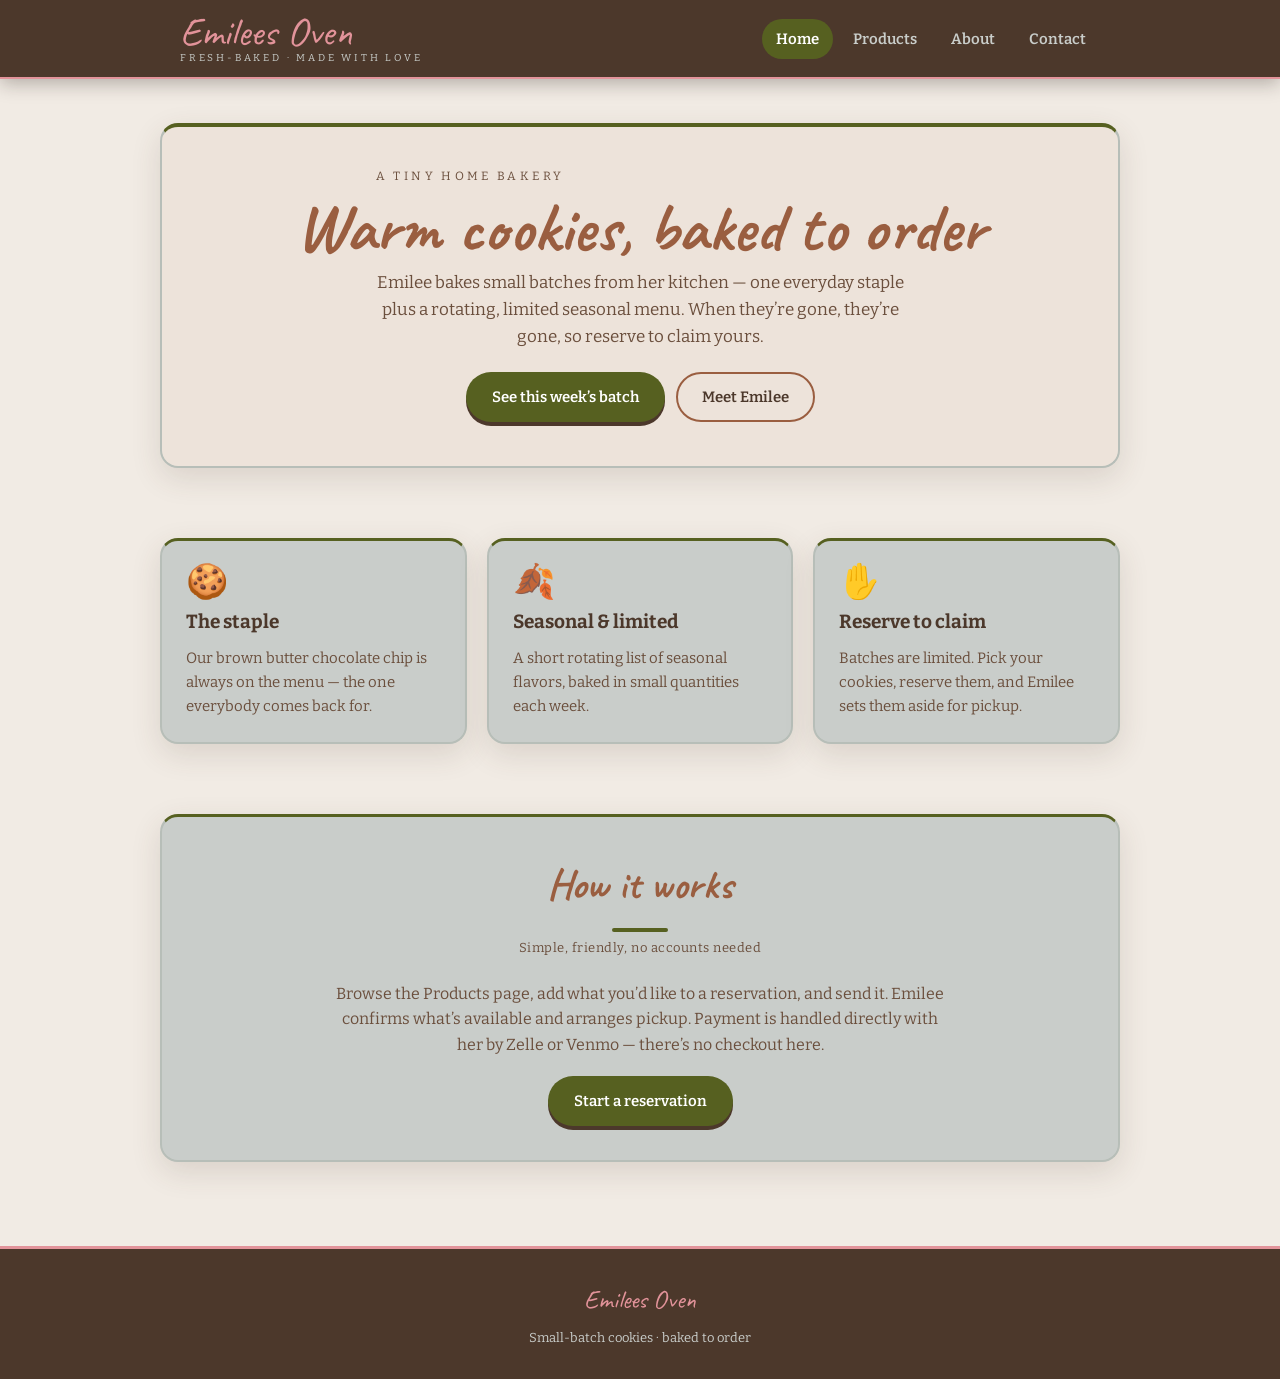
<file: index.html>
<!DOCTYPE html>
<html lang="en">
<head>
<meta charset="UTF-8">
<meta name="viewport" content="width=device-width, initial-scale=1.0">
<title>Emilees Oven — Fresh-Baked Cookies</title>
<meta name="description" content="Emilees Oven — small-batch cookies baked to order. Browse this week's batch and reserve your favorites.">
<meta name="robots" content="noindex, nofollow">
<link rel="preconnect" href="https://fonts.googleapis.com">
<link rel="preconnect" href="https://fonts.gstatic.com" crossorigin>
<link href="https://fonts.googleapis.com/css2?family=Caveat:wght@600;700&family=Bitter:wght@400;600;700&display=swap" rel="stylesheet">
<link rel="stylesheet" href="styles.css">
</head>
<body>
<a class="skip-link" href="#main">Skip to content</a>

<header class="site-header">
  <div class="wrap">
    <a class="brand" href="index.html">
      <span class="wordmark">Emilees Oven</span>
      <span class="tagline">Fresh-Baked · Made With Love</span>
    </a>
    <nav class="main-nav" aria-label="Main">
      <a href="index.html" class="active" aria-current="page">Home</a>
      <a href="products.html">Products</a>
      <a href="about.html">About</a>
      <a href="contact.html">Contact</a>
    </nav>
  </div>
</header>

<main id="main">
  <div class="wrap section">
    <section class="hero">
      <p class="eyebrow">A tiny home bakery</p>
      <h1>Warm cookies, baked to order</h1>
      <p>Emilee bakes small batches from her kitchen — one everyday staple plus a rotating, limited seasonal menu. When they’re gone, they’re gone, so reserve to claim yours.</p>
      <a class="btn" href="products.html">See this week’s batch</a>
      <a class="btn btn-secondary" href="about.html">Meet Emilee</a>
    </section>
  </div>

  <div class="wrap section-tight">
    <div class="grid grid-3">
      <div class="card feature">
        <div class="ico" aria-hidden="true">🍪</div>
        <h3>The staple</h3>
        <p>Our brown butter chocolate chip is always on the menu — the one everybody comes back for.</p>
      </div>
      <div class="card feature">
        <div class="ico" aria-hidden="true">🍂</div>
        <h3>Seasonal &amp; limited</h3>
        <p>A short rotating list of seasonal flavors, baked in small quantities each week.</p>
      </div>
      <div class="card feature">
        <div class="ico" aria-hidden="true">✋</div>
        <h3>Reserve to claim</h3>
        <p>Batches are limited. Pick your cookies, reserve them, and Emilee sets them aside for pickup.</p>
      </div>
    </div>
  </div>

  <div class="wrap section">
    <div class="card center" style="padding:34px 26px;">
      <h2 class="script">How it works</h2>
      <p class="section-sub">Simple, friendly, no accounts needed</p>
      <p style="max-width:620px;margin:0 auto 18px;color:var(--ink-soft);">
        Browse the Products page, add what you’d like to a reservation, and send it. Emilee confirms
        what’s available and arranges pickup. Payment is handled directly with her by Zelle or Venmo —
        there’s no checkout here.
      </p>
      <a class="btn" href="products.html">Start a reservation</a>
    </div>
  </div>
</main>

<footer class="site-footer">
  <div class="wrap">
    <span class="foot-word">Emilees Oven</span>
    <span>Small-batch cookies · baked to order</span>  </div>
</footer>

<script src="app.js"></script>
</body>
</html>
</file>
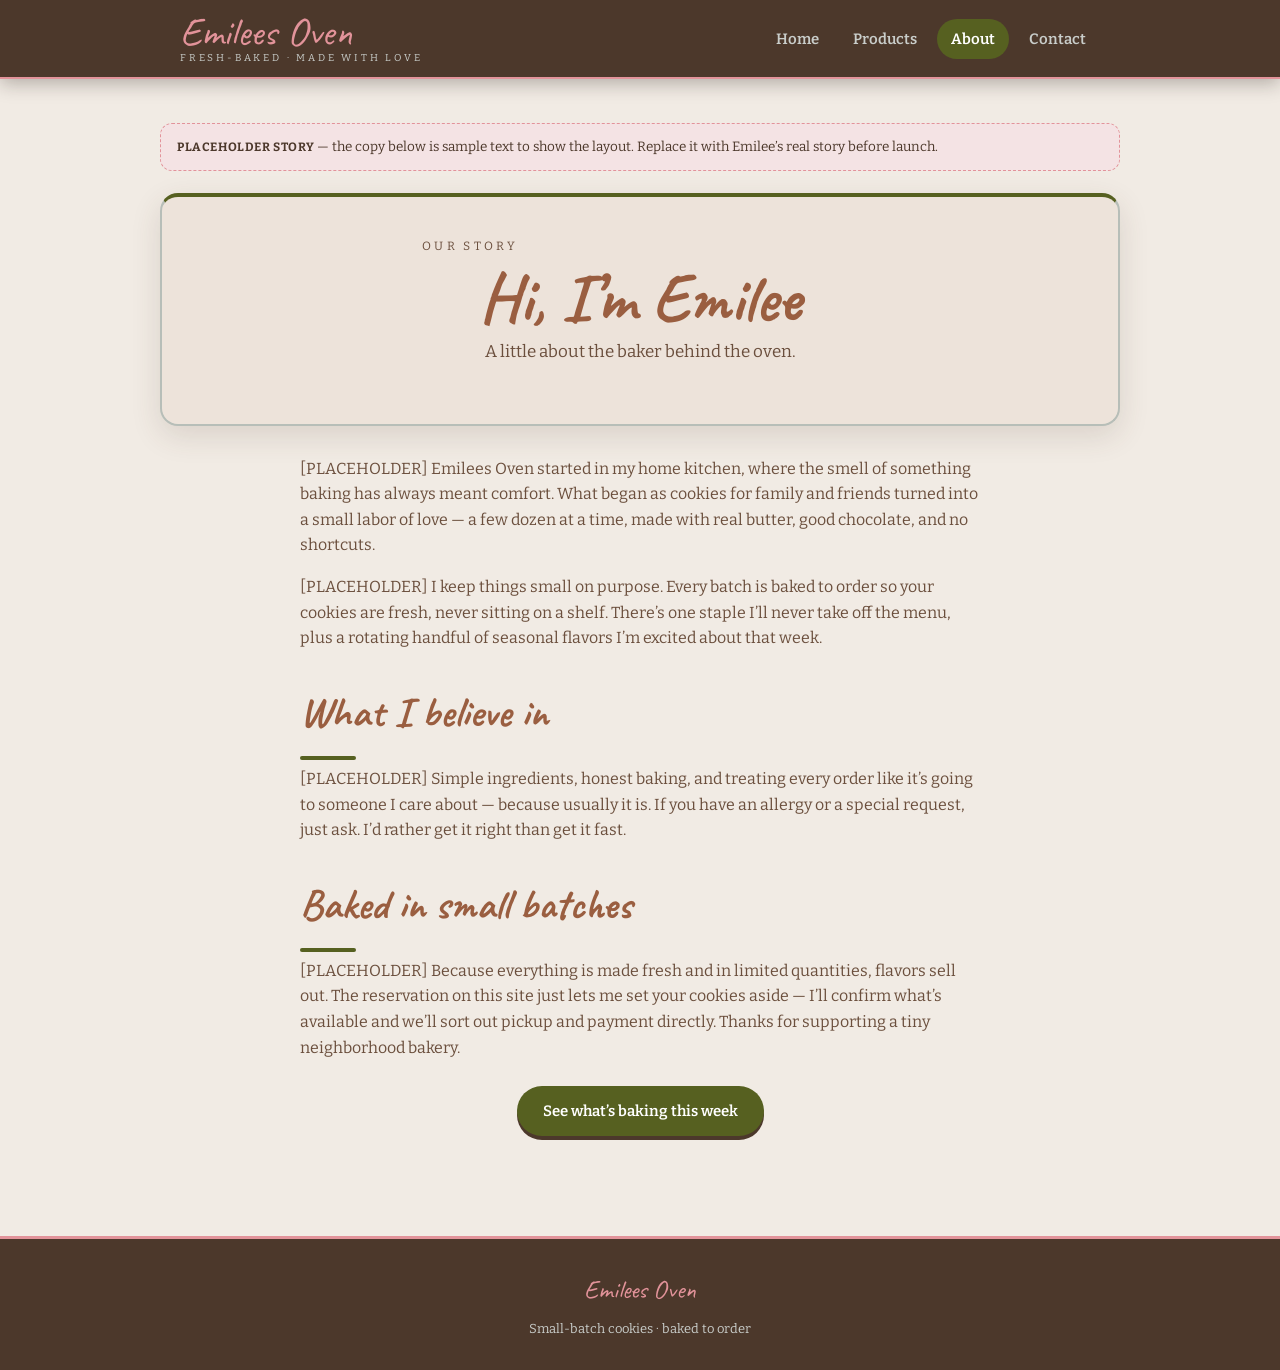
<file: about.html>
<!DOCTYPE html>
<html lang="en">
<head>
<meta charset="UTF-8">
<meta name="viewport" content="width=device-width, initial-scale=1.0">
<title>About — Emilees Oven</title>
<meta name="description" content="The story behind Emilees Oven — a small home bakery.">
<meta name="robots" content="noindex, nofollow">
<link rel="preconnect" href="https://fonts.googleapis.com">
<link rel="preconnect" href="https://fonts.gstatic.com" crossorigin>
<link href="https://fonts.googleapis.com/css2?family=Caveat:wght@600;700&family=Bitter:wght@400;600;700&display=swap" rel="stylesheet">
<link rel="stylesheet" href="styles.css">
</head>
<body>
<a class="skip-link" href="#main">Skip to content</a>

<header class="site-header">
  <div class="wrap">
    <a class="brand" href="index.html">
      <span class="wordmark">Emilees Oven</span>
      <span class="tagline">Fresh-Baked · Made With Love</span>
    </a>
    <nav class="main-nav" aria-label="Main">
      <a href="index.html">Home</a>
      <a href="products.html">Products</a>
      <a href="about.html" class="active" aria-current="page">About</a>
      <a href="contact.html">Contact</a>
    </nav>
  </div>
</header>

<main id="main">
  <div class="wrap section">
    <div class="placeholder-banner">
      <strong>Placeholder story</strong> — the copy below is sample text to show the layout. Replace it with Emilee’s real story before launch.
    </div>

    <section class="hero" style="margin-bottom:30px;">
      <p class="eyebrow">Our story</p>
      <h1>Hi, I’m Emilee</h1>
      <p>A little about the baker behind the oven.</p>
    </section>

    <article class="prose">
      <p>[PLACEHOLDER] Emilees Oven started in my home kitchen, where the smell of something baking has
      always meant comfort. What began as cookies for family and friends turned into a small labor of
      love — a few dozen at a time, made with real butter, good chocolate, and no shortcuts.</p>

      <p>[PLACEHOLDER] I keep things small on purpose. Every batch is baked to order so your cookies are
      fresh, never sitting on a shelf. There’s one staple I’ll never take off the menu, plus a rotating
      handful of seasonal flavors I’m excited about that week.</p>

      <h2 class="script">What I believe in</h2>
      <p>[PLACEHOLDER] Simple ingredients, honest baking, and treating every order like it’s going to
      someone I care about — because usually it is. If you have an allergy or a special request, just ask.
      I’d rather get it right than get it fast.</p>

      <h2 class="script">Baked in small batches</h2>
      <p>[PLACEHOLDER] Because everything is made fresh and in limited quantities, flavors sell out. The
      reservation on this site just lets me set your cookies aside — I’ll confirm what’s available and we’ll
      sort out pickup and payment directly. Thanks for supporting a tiny neighborhood bakery.</p>

      <p style="text-align:center;margin-top:26px;">
        <a class="btn" href="products.html">See what’s baking this week</a>
      </p>
    </article>
  </div>
</main>

<footer class="site-footer">
  <div class="wrap">
    <span class="foot-word">Emilees Oven</span>
    <span>Small-batch cookies · baked to order</span>  </div>
</footer>

<script src="app.js"></script>
</body>
</html>
</file>
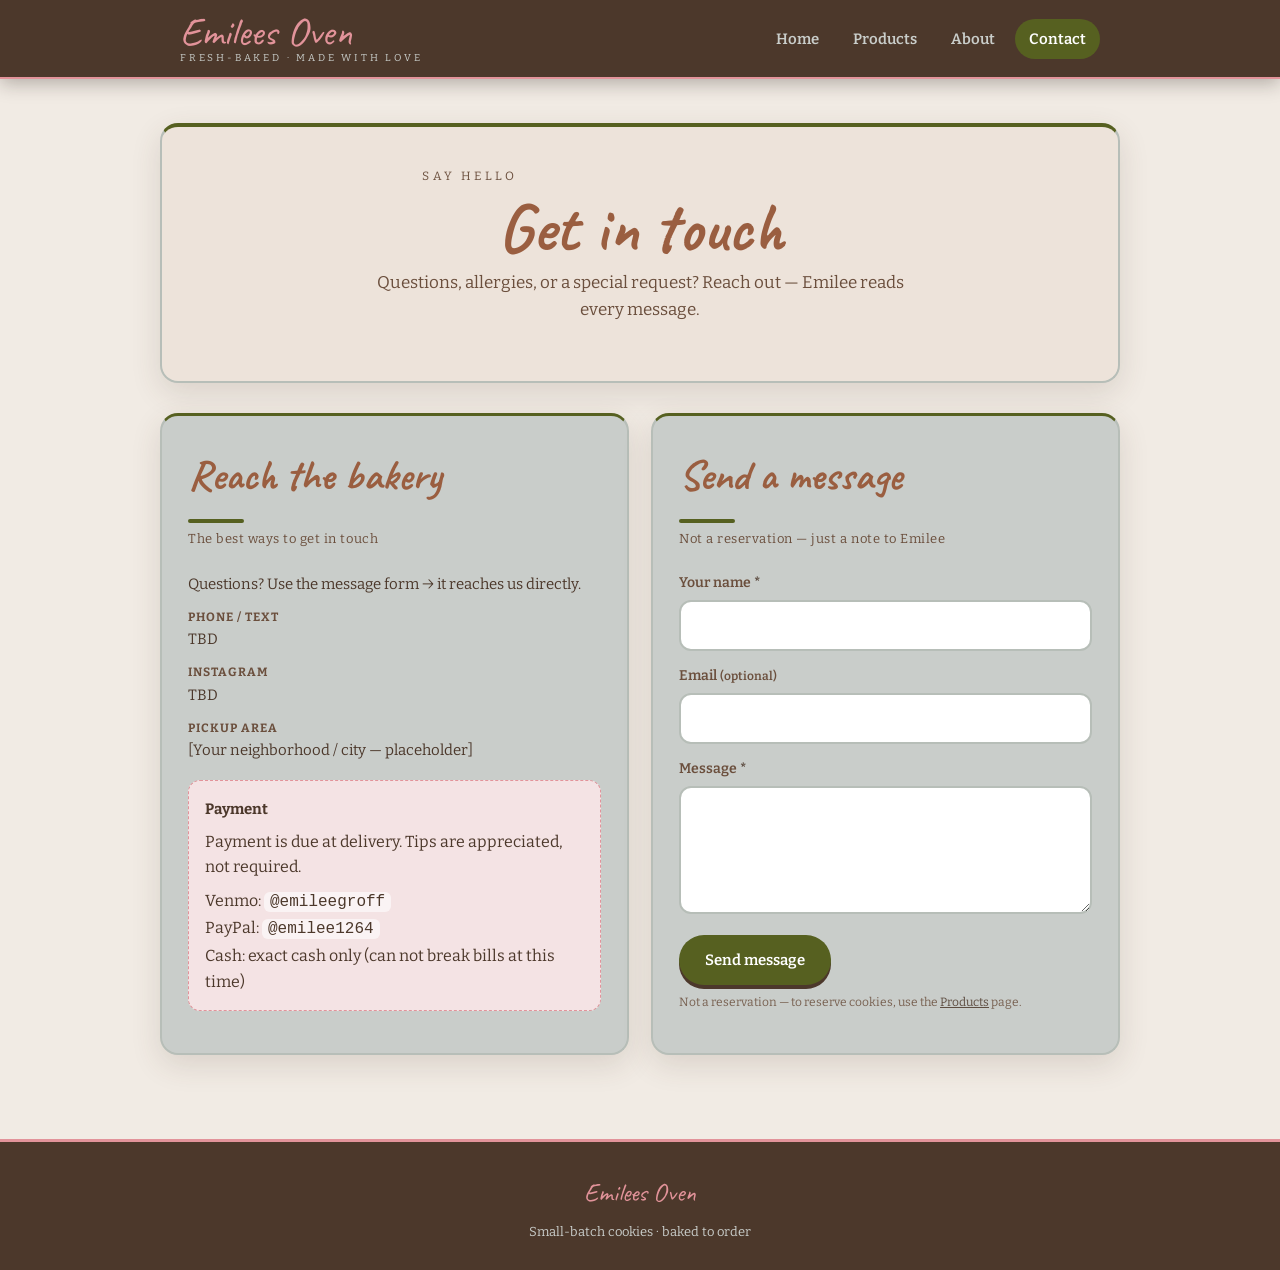
<file: contact.html>
<!DOCTYPE html>
<html lang="en">
<head>
<meta charset="UTF-8">
<meta name="viewport" content="width=device-width, initial-scale=1.0">
<title>Contact — Emilees Oven</title>
<meta name="description" content="How to reach Emilees Oven.">
<meta name="robots" content="noindex, nofollow">
<link rel="preconnect" href="https://fonts.googleapis.com">
<link rel="preconnect" href="https://fonts.gstatic.com" crossorigin>
<link href="https://fonts.googleapis.com/css2?family=Caveat:wght@600;700&family=Bitter:wght@400;600;700&display=swap" rel="stylesheet">
<link rel="stylesheet" href="styles.css">
</head>
<body>
<a class="skip-link" href="#main">Skip to content</a>

<header class="site-header">
  <div class="wrap">
    <a class="brand" href="index.html">
      <span class="wordmark">Emilees Oven</span>
      <span class="tagline">Fresh-Baked · Made With Love</span>
    </a>
    <nav class="main-nav" aria-label="Main">
      <a href="index.html">Home</a>
      <a href="products.html">Products</a>
      <a href="about.html">About</a>
      <a href="contact.html" class="active" aria-current="page">Contact</a>
    </nav>
  </div>
</header>

<main id="main">
  <div class="wrap section">
    <section class="hero" style="margin-bottom:30px;">
      <p class="eyebrow">Say hello</p>
      <h1>Get in touch</h1>
      <p>Questions, allergies, or a special request? Reach out — Emilee reads every message.</p>
    </section>

    <div class="contact-grid">
      <div class="card">
        <h2 class="script">Reach the bakery</h2>
        <p class="section-sub">The best ways to get in touch</p>

        <p class="contact-line">Questions? Use the message form → it reaches us directly.</p>
        <p class="contact-line"><strong>Phone / Text</strong> TBD</p>
        <p class="contact-line"><strong>Instagram</strong> TBD</p>
        <p class="contact-line"><strong>Pickup area</strong> [Your neighborhood / city — placeholder]</p>

        <div class="pay-box" style="margin-top:18px;">
          <h3>Payment</h3>
          <p style="margin:0;">Payment is due at delivery. Tips are appreciated, not required.</p>
          <p style="margin:8px 0 0;">Venmo: <code>@emileegroff</code><br>
          PayPal: <code>@emilee1264</code><br>
          Cash: exact cash only (can not break bills at this time)</p>
        </div>
      </div>

      <div class="card">
        <h2 class="script">Send a message</h2>
        <p class="section-sub">Not a reservation — just a note to Emilee</p>

        <form id="contact-form" novalidate>
          <div class="field">
            <label for="cf-name">Your name <span class="req">*</span></label>
            <input id="cf-name" name="name" type="text" autocomplete="name" required>
            <div class="field-error" data-err="name" hidden>Please enter your name.</div>
          </div>
          <div class="field">
            <label for="cf-email">Email <span class="hint">(optional)</span></label>
            <input id="cf-email" name="email" type="email" autocomplete="email" inputmode="email">
            <div class="field-error" data-err="email" hidden>Please enter a valid email, or leave it blank.</div>
          </div>
          <div class="field">
            <label for="cf-message">Message <span class="req">*</span></label>
            <textarea id="cf-message" name="message" rows="4" required></textarea>
            <div class="field-error" data-err="message" hidden>Please write a short message.</div>
          </div>
          <button class="btn" type="submit">Send message</button>
          <div class="field-error" data-err="submit" hidden>Couldn’t send your message — please try again in a moment.</div>
          <p class="mock-flag">Not a reservation — to reserve cookies, use the <a href="products.html">Products</a> page.</p>
        </form>

        <div id="contact-done" class="pay-box" hidden style="background:var(--paper-2);border-color:var(--olive);color:var(--burnt-umber);">
          <h3 style="margin:0 0 6px;">Thanks!</h3>
          <p style="margin:0;">Your message has been sent to Emilee. She reads every message and will get back to you.</p>
        </div>
      </div>
    </div>
  </div>
</main>

<footer class="site-footer">
  <div class="wrap">
    <span class="foot-word">Emilees Oven</span>
    <span>Small-batch cookies · baked to order</span>  </div>
</footer>

<script src="app.js"></script>
<script>
  /* Contact form posts to the same Google Apps Script Web App as
     reservations (type:"message"), via window.EmileesOven.submitMessage()
     in app.js. Email-free: no baker email is shown or required. */
  (function () {
    var form = document.getElementById("contact-form");
    if (!form) return;
    form.addEventListener("submit", function (e) {
      e.preventDefault();
      var ok = true;
      function mark(name, bad) {
        var el = form.querySelector('[data-err="' + name + '"]');
        if (el) el.hidden = !bad;
      }
      var name = form.name.value.trim();
      var email = form.email.value.trim();
      var message = form.message.value.trim();
      var emailOk = !email || /^[^\s@]+@[^\s@]+\.[^\s@]+$/.test(email);
      mark("name", !name); if (!name) ok = false;
      mark("email", !emailOk); if (!emailOk) ok = false;
      mark("message", !message); if (!message) ok = false;
      mark("submit", false);
      if (!ok) return;

      var submitBtn = form.querySelector('button[type="submit"]');
      submitBtn.disabled = true; submitBtn.textContent = "Sending...";

      Promise.resolve(window.EmileesOven && window.EmileesOven.submitMessage
        ? window.EmileesOven.submitMessage({ name: name, email: email, message: message })
        : Promise.reject({ ok: false, mode: "unavailable" }))
        .then(function () {
          form.hidden = true;
          document.getElementById("contact-done").hidden = false;
        })
        .catch(function () {
          submitBtn.disabled = false; submitBtn.textContent = "Send message";
          mark("submit", true);
        });
    });
  })();
</script>
</body>
</html>
</file>
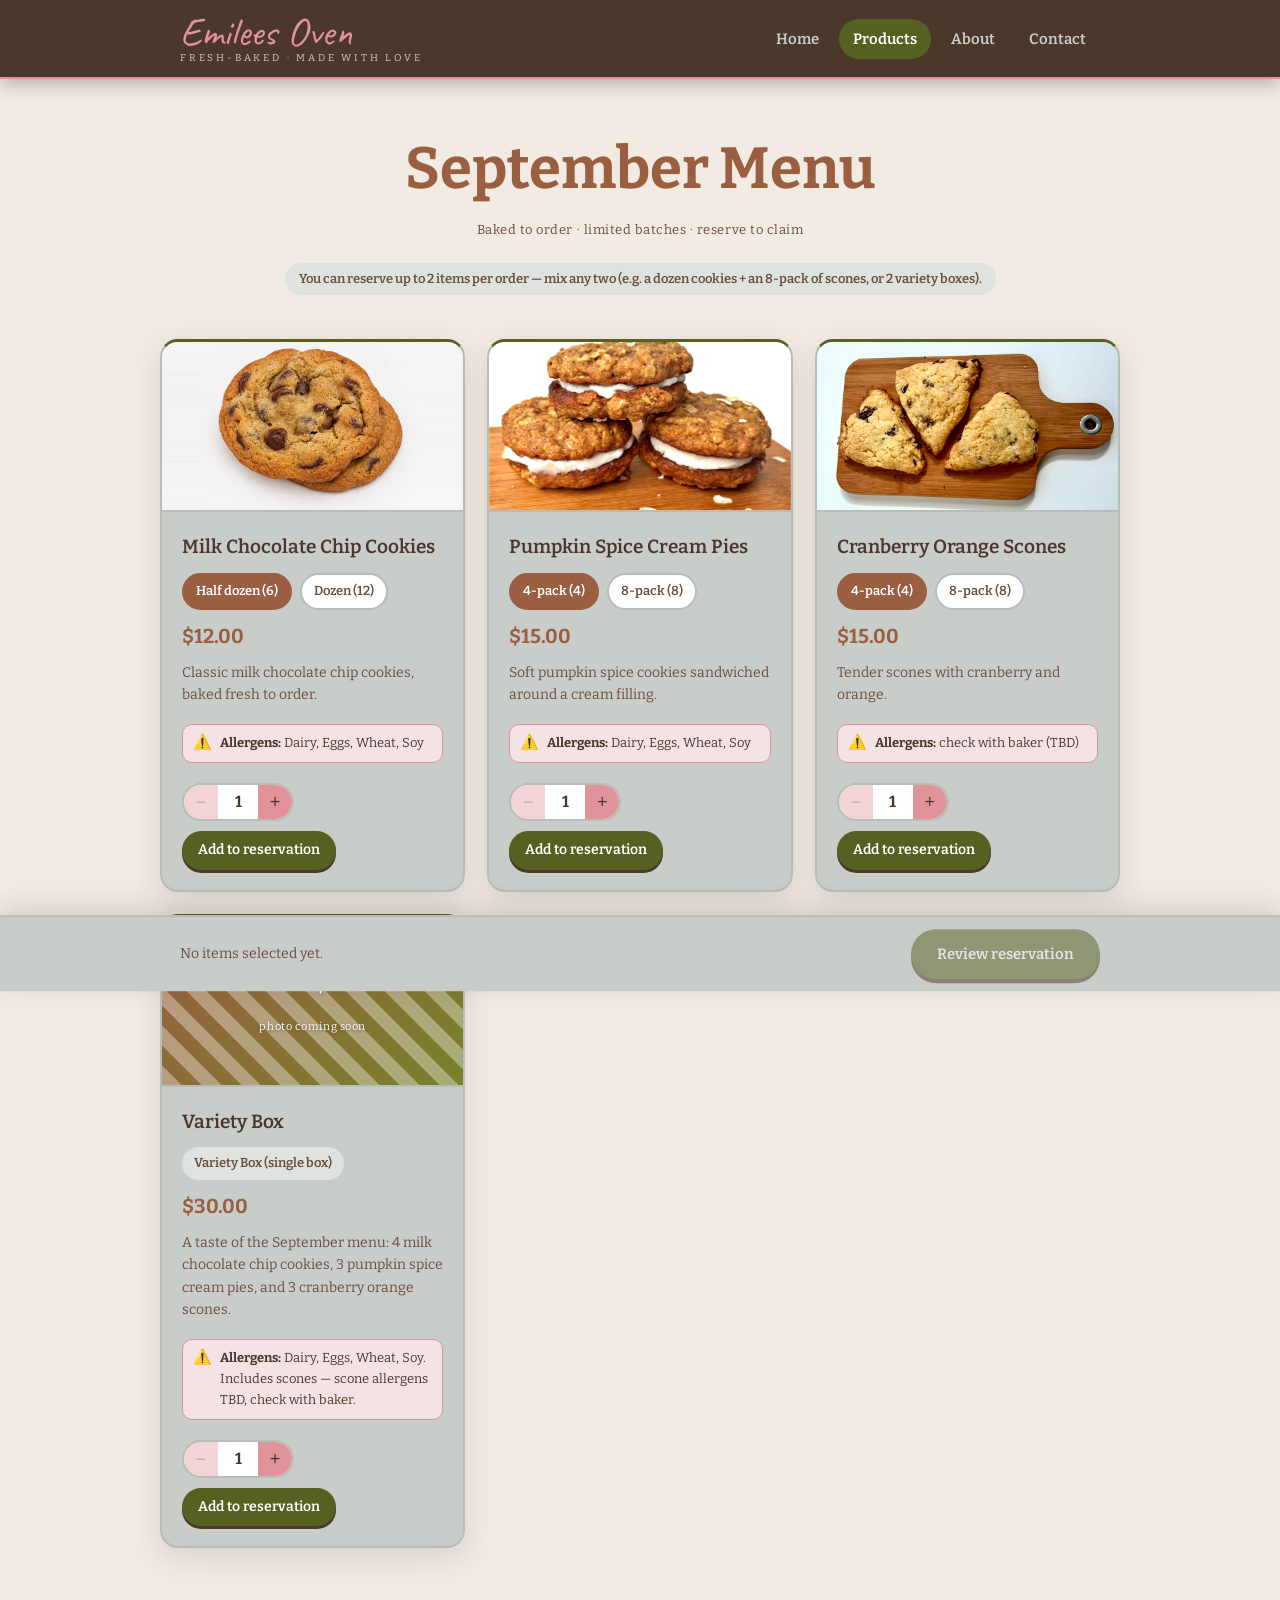
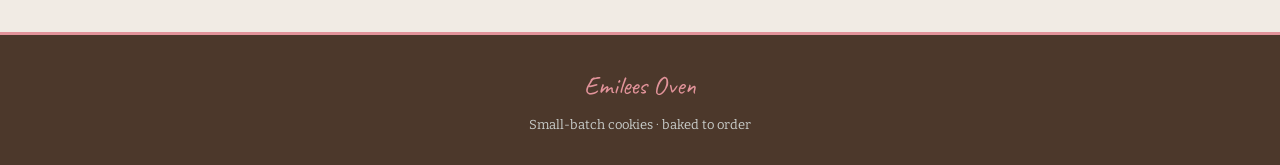
<file: products.html>
<!DOCTYPE html>
<html lang="en">
<head>
<meta charset="UTF-8">
<meta name="viewport" content="width=device-width, initial-scale=1.0">
<title>Products — Emilees Oven</title>
<meta name="description" content="This week's small-batch cookies from Emilees Oven. Reserve your favorites.">
<meta name="robots" content="noindex, nofollow">
<link rel="preconnect" href="https://fonts.googleapis.com">
<link rel="preconnect" href="https://fonts.gstatic.com" crossorigin>
<link href="https://fonts.googleapis.com/css2?family=Caveat:wght@600;700&family=Bitter:wght@400;600;700&display=swap" rel="stylesheet">
<link rel="stylesheet" href="styles.css">
</head>
<body>
<a class="skip-link" href="#main">Skip to content</a>

<header class="site-header">
  <div class="wrap">
    <a class="brand" href="index.html">
      <span class="wordmark">Emilees Oven</span>
      <span class="tagline">Fresh-Baked · Made With Love</span>
    </a>
    <nav class="main-nav" aria-label="Main">
      <a href="index.html">Home</a>
      <a href="products.html" class="active" aria-current="page">Products
        <span class="nav-cart-count" data-cart-count hidden>0</span></a>
      <a href="about.html">About</a>
      <a href="contact.html">Contact</a>
    </nav>
  </div>
</header>

<main id="main">
  <div class="wrap section">
    <div class="center" style="margin-bottom:10px;">
      <h1 class="script" style="font-size:clamp(38px,9vw,58px);color:var(--cinnamon);margin:0 0 4px;">September Menu</h1>
      <p class="section-sub">Baked to order · limited batches · reserve to claim</p>
    </div>
    <div class="center" style="margin-bottom:26px;">
      <span class="menu-note">Limited batches — max 2 orders per person.</span>
    </div>

    <div id="product-list" class="product-grid" aria-live="polite">
      <!-- Cards render here from products.json via products.js -->
      <div class="card" style="grid-column:1/-1;text-align:center;">
        <p>Loading this week’s cookies…</p>
      </div>
    </div>
  </div>
</main>

<!-- Floating reservation tray (shows when items are selected) -->
<div id="reserve-tray" class="tray" aria-live="polite">
  <div class="wrap">
    <span class="tray-summary" data-tray-summary>No items selected yet.</span>
    <button class="btn" type="button" data-open-reserve disabled>Review reservation</button>
  </div>
</div>

<!-- Reservation modal (form + confirmation render into it) -->
<div id="reserve-modal" class="modal-overlay" role="dialog" aria-modal="true" aria-label="Reserve your cookies" hidden>
  <div class="modal" data-modal-body>
    <!-- filled by app.js -->
  </div>
</div>

<footer class="site-footer">
  <div class="wrap">
    <span class="foot-word">Emilees Oven</span>
    <span>Small-batch cookies · baked to order</span>  </div>
</footer>

<script src="app.js"></script>
<script src="products.js"></script>
</body>
</html>
</file>
<file: styles.css>
/* ============================================================
   Emilees Oven — v1 site styles
   Style direction: "Warm & Homey" (Style 1 from design/demos)
   Palette: cinnamon / caramel / honey / cream + sage accent
   Wordmark font: Caveat (script). Body font: Bitter (friendly serif).
   Mobile-first, plain CSS. No frameworks, no build step.
   ============================================================ */

:root{
  /* ---- shared palette — mirrors home-modern.css variable NAMES + hexes ----
     User-supplied swatches, applied literally, EXCEPT "Burnt Umber": the
     palette card listed #4C389F (purple), which contradicts its brown swatch,
     so the corrected dark brown #4C382B is used (same as home-modern.css). */
  --olive:#78822C;          /* green accent — brand olive (secondary accent) */
  --olive-deep:#566020;     /* derived deeper olive for accents on eggshell surfaces
                               (cards/header/footer) & anywhere base olive would miss
                               3:1. ~4.2:1 on eggshell, ~5.9:1 on paper. */
  --eggshell:#C9CDCA;       /* light surface (cards, header, hero, footer, tray, modal) */
  --english-rose:#E2939A;   /* secondary / dusty-rose accent (badges, nav hover) */
  --cinnamon:#9A5E40;        /* warm brown — primary accent / CTA */
  --burnt-umber:#4C382B;    /* corrected brown (card's #4C389F was purple) */

  /* semantic tokens mapped onto the palette (same names/roles as home-modern.css) */
  --cinnamon-dark:var(--burnt-umber); /* CTA/hover darken + emphasis text on surfaces */
  --caramel:var(--cinnamon);          /* legacy alias -> warm */
  --honey:var(--english-rose);        /* legacy alias -> rose */
  --ink:var(--burnt-umber);           /* primary text */
  --ink-soft:#6B4F3D;                 /* secondary text (AA on eggshell + paper) */
  --ink-faint:#6B4F3D;                /* fine print (kept readable) */
  --paper:#F1EBE4;                    /* page background — REORIENTED to a warm off-white
                                         (derived warm neutral, same warm family as cinnamon/
                                         umber; no new hue). umber text 9.3:1, ink-soft 6.3:1. */
  --paper-2:#DFE3E0;                  /* subtle alt surface / muted state */
  --line:#B7BEB8;                     /* borders */
  --white:#ffffff;                    /* on-accent text + form fields */

  /* ---- REORIENTATION tokens (BRIEF-10): dark warm "chrome" band + warm hero ----
     New orientation: Burnt-Umber drives header/nav/footer chrome; Olive(-deep) is
     promoted to primary/CTA; Cinnamon is demoted to a supporting warm accent;
     English-Rose is promoted into the brand wordmark + kept for badges/eyebrows. */
  --chrome:var(--burnt-umber);        /* dark warm band for header / footer / nav */
  --on-chrome:var(--white);           /* strong text on the dark chrome (11:1) */
  --on-chrome-muted:var(--eggshell);  /* muted text on the dark chrome (6.85:1) */
  --warm-sand:#EDE3DA;                /* derived warm-sand hero surface (cinnamon-family
                                         tint, no new hue). ink-soft 5.9:1, olive rule 5.4:1. */

  /* ---- styles.css role names mapped onto the shared system ---- */
  --cream:var(--paper);        /* page background */
  --card:var(--eggshell);      /* cards / surfaces */
  --border:var(--line);        /* borders */
  --sage:var(--cinnamon);      /* legacy green tag -> warm accent (AA-safe under white text) */

  /* allergen / warning accent — recolored into the palette (english-rose) */
  --warn-bg:#F4E3E4;                  /* light english-rose tint */
  --warn-border:var(--english-rose);  /* rose edge */
  --warn-text:var(--burnt-umber);     /* AA on the light tint */

  /* fonts (unchanged) */
  --font-script:"Caveat","Segoe Script","Brush Script MT",cursive;
  --font-body:"Bitter",Georgia,"Times New Roman",serif;

  --maxw:960px;
  --radius:18px;
}

*{box-sizing:border-box;}
html,body{margin:0;padding:0;}
body{
  background:var(--cream);
  color:var(--ink);
  font-family:var(--font-body);
  font-size:16px;
  line-height:1.6;
  -webkit-font-smoothing:antialiased;
}

a{color:var(--cinnamon-dark);}
/* olive link-hover underline — the brand olive at full chroma on paper (3.66:1 as a rule) */
a:hover{text-decoration-color:var(--olive);text-decoration-thickness:2px;}
img{max-width:100%;}

/* ---------- Layout helpers ---------- */
.wrap{max-width:var(--maxw);margin:0 auto;padding:0 20px;}
.section{padding:44px 0;}
.section-tight{padding:26px 0;}
.center{text-align:center;}

/* ---------- Skip link (a11y) ---------- */
.skip-link{
  position:absolute;left:-999px;top:0;background:var(--cinnamon);color:var(--white);
  padding:10px 16px;border-radius:0 0 10px 0;z-index:100;
}
.skip-link:focus{left:0;}

/* ---------- Header / nav ---------- */
.site-header{
  background:var(--chrome); /* REORIENTED: dark Burnt-Umber chrome band (was light eggshell) */
  border-bottom:2px solid var(--english-rose); /* rose keyline reads on the dark band (4.65:1) */
  box-shadow:0 4px 18px rgba(30,20,14,.30);
  position:sticky;top:0;z-index:50;
}
.site-header .wrap{
  display:flex;align-items:center;justify-content:space-between;
  gap:12px;padding-top:14px;padding-bottom:14px;flex-wrap:wrap;
}
.brand{display:flex;flex-direction:column;text-decoration:none;line-height:1;}
.brand .wordmark{
  font-family:var(--font-script);
  font-size:40px;color:var(--english-rose);line-height:.9; /* REORIENTED: rose wordmark on dark chrome (4.65:1, large) */
}
.brand .tagline{
  font-family:var(--font-body);
  font-size:10px;letter-spacing:.28em;text-transform:uppercase;
  color:var(--on-chrome-muted);margin-top:3px; /* light on dark chrome */
}
.main-nav{display:flex;gap:6px;flex-wrap:wrap;align-items:center;}
.main-nav a{
  text-decoration:none;color:var(--on-chrome-muted);font-weight:600; /* light nav text on dark chrome (6.85:1) */
  font-size:15px;padding:8px 14px;border-radius:999px;
}
.main-nav a:hover,.main-nav a:focus{background:var(--honey);color:var(--cinnamon-dark);} /* rose pill, umber label (4.65:1) */
.main-nav a.active{background:var(--olive-deep);color:var(--white);} /* REORIENTED: olive active pill (primary color), white text 6.8:1 */
.nav-cart-count{
  display:inline-block;min-width:20px;height:20px;line-height:20px;
  text-align:center;background:var(--sage);color:#fff;border-radius:999px;
  font-size:12px;font-weight:700;margin-left:4px;padding:0 4px;
}
.nav-cart-count[hidden]{display:none;}

/* ---------- Buttons ---------- */
.btn{
  display:inline-block;border:none;cursor:pointer;font:inherit;
  background:var(--olive-deep);color:var(--white); /* REORIENTED: Olive promoted to primary CTA (white text 6.8:1) */
  padding:13px 26px;border-radius:999px;
  font-weight:600;font-size:15px;text-decoration:none;
  box-shadow:0 4px 0 var(--cinnamon-dark);
  transition:transform .05s ease;
}
.btn:hover,.btn:focus{filter:brightness(1.06);}
.btn:active{transform:translateY(2px);box-shadow:0 2px 0 var(--cinnamon-dark);}
.btn:disabled{opacity:.5;cursor:not-allowed;box-shadow:0 4px 0 var(--cinnamon-dark);}
.btn-secondary{
  background:transparent;color:var(--cinnamon-dark);
  /* REORIENTED: cinnamon ghost outline (now that olive is the solid primary);
     cinnamon border ≥4.3:1 on site surfaces, label stays umber for AA text */
  border:2px solid var(--cinnamon);box-shadow:none;padding:11px 24px;
}
.btn-secondary:hover,.btn-secondary:focus{filter:none;background:rgba(154,94,64,.10);}
.btn-secondary:active{transform:none;}
.btn-small{padding:8px 16px;font-size:14px;box-shadow:0 3px 0 var(--cinnamon-dark);}

/* ---------- Cards ---------- */
.card{
  background:var(--card);
  border:2px solid var(--border);
  border-top:3px solid var(--olive-deep); /* olive top-accent (deep olive on eggshell = 4.23:1) */
  border-radius:var(--radius);
  padding:26px;
  box-shadow:0 10px 30px rgba(76,56,43,.14);
}

/* ---------- Hero ---------- */
.hero{
  background:var(--warm-sand); /* REORIENTED: warm-sand hero surface (was cool eggshell) for warm color-block */
  border:2px solid var(--border);
  border-top:4px solid var(--olive-deep); /* olive top-accent ties hero to the promoted primary (5.4:1 on sand) */
  border-radius:var(--radius);
  padding:40px 28px;
  text-align:center;
  box-shadow:0 10px 30px rgba(76,56,43,.14);
}
.hero .eyebrow{
  font-size:12px;letter-spacing:.28em;text-transform:uppercase;
  color:var(--ink-faint);margin:0 0 10px;
}
.hero h1{
  font-family:var(--font-script);
  font-size:clamp(40px,10vw,68px);
  color:var(--cinnamon);margin:0 0 8px;line-height:.95;
}
.hero p{max-width:560px;margin:0 auto 18px;color:var(--ink-soft);font-size:17px;}
.hero .btn{margin:4px;}

/* ---------- Headings ---------- */
h2.script{font-family:var(--font-script);font-size:clamp(30px,6vw,42px);color:var(--cinnamon);margin:0 0 6px;}
/* olive accent bar under section headings (deep olive: AA on paper + eggshell cards) */
h2.script::after{
  content:"";
  display:block;
  width:56px;height:4px;margin-top:10px;
  background:var(--olive-deep);
  border-radius:999px;
}
.center h2.script::after{margin-left:auto;margin-right:auto;} /* center bar under centered headings */
.section-sub{color:var(--ink-faint);font-size:13px;letter-spacing:.04em;margin:0 0 22px;}

/* ---------- Info grid (homepage) ---------- */
.grid{display:grid;gap:20px;}
.grid-3{grid-template-columns:1fr;}
@media(min-width:720px){.grid-3{grid-template-columns:repeat(3,1fr);}}
.feature{padding:24px;}
.feature h3{margin:0 0 8px;font-size:19px;color:var(--cinnamon-dark);}
.feature p{margin:0;color:var(--ink-soft);font-size:15px;}
.feature .ico{font-size:34px;line-height:1;margin-bottom:8px;}

/* ---------- Placeholder banner ---------- */
.placeholder-banner{
  background:var(--warn-bg);
  border:1px dashed var(--warn-border);
  color:var(--warn-text);
  border-radius:12px;padding:12px 16px;font-size:13.5px;
  margin:0 0 22px;
}
.placeholder-banner strong{text-transform:uppercase;letter-spacing:.05em;font-size:12px;}

/* ---------- Menu note (limited batches) ---------- */
.menu-note{
  display:inline-block;
  background:var(--paper-2);color:var(--ink-soft);
  border-radius:999px;padding:6px 14px;font-size:13px;font-weight:600;
  margin:0 auto 18px;
}

/* ---------- Product grid ---------- */
.product-grid{display:grid;gap:22px;grid-template-columns:1fr;}
@media(min-width:640px){.product-grid{grid-template-columns:repeat(2,1fr);}}
@media(min-width:960px){.product-grid{grid-template-columns:repeat(3,1fr);}}

.product-card{display:flex;flex-direction:column;padding:0;overflow:hidden;}
/* CSS placeholder "photo" block — no external images */
.product-photo{
  height:170px;
  background:
    repeating-linear-gradient(45deg,rgba(255,255,255,.35) 0 14px,transparent 14px 28px),
    linear-gradient(135deg,var(--caramel),var(--olive));
  display:flex;align-items:center;justify-content:center;
  color:#fff;font-family:var(--font-script);font-size:26px;
  text-shadow:0 1px 3px rgba(76,56,43,.6);
  border-bottom:2px solid var(--border);
  text-align:center;padding:10px;
}
.product-photo .photo-tag{
  position:relative;
}
/* Real photo variant: an <img class="product-photo"> replaces the CSS
   placeholder div above. Same box (height/border-bottom, and rounded top
   corners via the card's overflow:hidden) — just fill it with the photo. */
img.product-photo{
  width:100%;
  padding:0;
  object-fit:cover;
  display:block;
}
.product-body{padding:20px;display:flex;flex-direction:column;gap:10px;flex:1;}
.product-name{font-size:19px;font-weight:600;color:var(--ink);margin:0;}
.product-price-row{display:flex;justify-content:space-between;align-items:baseline;gap:10px;flex-wrap:wrap;}
.product-price{font-size:20px;font-weight:700;color:var(--cinnamon);}
.product-desc{font-size:14px;color:var(--ink-soft);margin:0;}

/* pack-size selector */
.pack-selector{display:flex;flex-wrap:wrap;gap:8px;}
.pack-btn{
  border:2px solid var(--border);background:#fff;color:var(--ink-soft);
  font:inherit;font-size:13px;font-weight:600;
  padding:6px 12px;border-radius:999px;cursor:pointer;
  transition:background .15s ease,border-color .15s ease,color .15s ease;
}
.pack-btn:hover{border-color:var(--caramel);}
.pack-btn.is-selected{background:var(--caramel);border-color:var(--caramel);color:#fff;}
.pack-single{
  display:inline-block;font-size:13px;font-weight:600;color:var(--ink-soft);
  background:var(--paper-2);padding:6px 12px;border-radius:999px;
}

.ingredients{margin-top:4px;}
.ingredients h4{
  margin:0 0 6px;font-size:12px;letter-spacing:.08em;text-transform:uppercase;
  color:var(--ink-faint);
}
.ingredients p{margin:0;font-size:13.5px;color:var(--ink-soft);}
.allergen-flag{
  margin-top:8px;
  background:var(--warn-bg);
  border:1px solid var(--warn-border);
  color:var(--warn-text);
  border-radius:10px;padding:8px 10px;font-size:13px;
  display:flex;gap:8px;align-items:flex-start;
}
.allergen-flag .warn-ico{font-size:15px;line-height:1.2;}
.allergen-flag strong{font-weight:700;}
.allergen-none{
  margin-top:8px;font-size:12.5px;color:var(--ink-soft);font-style:italic;
}

/* qty picker + add row */
.add-row{margin-top:auto;padding-top:12px;display:flex;gap:10px;align-items:center;flex-wrap:wrap;}
.qty-picker{display:flex;align-items:center;gap:0;border:2px solid var(--border);border-radius:999px;overflow:hidden;background:#fff;}
.qty-picker button{
  border:none;background:var(--honey);color:var(--cinnamon-dark);
  width:34px;height:34px;font-size:18px;cursor:pointer;line-height:1;
}
.qty-picker button:disabled{opacity:.4;cursor:not-allowed;}
.qty-picker input{
  width:40px;text-align:center;border:none;font:inherit;font-weight:700;
  color:var(--ink);background:#fff;-moz-appearance:textfield;
}
.qty-picker input::-webkit-outer-spin-button,
.qty-picker input::-webkit-inner-spin-button{-webkit-appearance:none;margin:0;}

/* ---------- Friendly item-limit messaging (max 2 items per order) ---------- */
/* Shared by the product-card "add" row and the reservation modal's lines list. */
.limit-msg{
  flex-basis:100%;
  margin:6px 0 14px;
  background:var(--warn-bg);border:1px dashed var(--warn-border);
  color:var(--warn-text);
  border-radius:10px;padding:8px 10px;font-size:13px;
}
.limit-msg[hidden]{display:none;}

/* ---------- Reservation tray (floating) ---------- */
.tray{
  position:fixed;left:0;right:0;bottom:0;z-index:60;
  background:var(--card);border-top:2px solid var(--border);
  box-shadow:0 -8px 24px rgba(76,56,43,.16);
  padding:12px 0;
  transform:translateY(120%);transition:transform .25s ease;
}
.tray.open{transform:translateY(0);}
.tray .wrap{display:flex;align-items:center;justify-content:space-between;gap:12px;flex-wrap:wrap;}
.tray-summary{font-size:14px;color:var(--ink-soft);}
.tray-summary strong{color:var(--cinnamon-dark);font-size:16px;}

/* ---------- Modal (reservation form / confirmation) ---------- */
.modal-overlay{
  position:fixed;inset:0;z-index:80;background:rgba(76,56,43,.55);
  display:flex;align-items:flex-start;justify-content:center;
  padding:24px 14px;overflow-y:auto;
}
.modal-overlay[hidden]{display:none;}
.modal{
  background:var(--card);border:2px solid var(--border);border-radius:var(--radius);
  max-width:560px;width:100%;padding:26px;
  box-shadow:0 20px 60px rgba(76,56,43,.4);margin:auto 0;
}
.modal h2{font-family:var(--font-script);color:var(--cinnamon);font-size:34px;margin:0 0 4px;}
.modal .modal-sub{color:var(--ink-faint);font-size:13px;margin:0 0 18px;}
.modal-close{
  float:right;background:none;border:none;font-size:24px;line-height:1;
  cursor:pointer;color:var(--ink-faint);padding:2px 6px;
}

/* order lines inside modal */
.order-lines{list-style:none;margin:0 0 16px;padding:0;}
.order-lines li{
  display:flex;justify-content:space-between;gap:10px;
  border-bottom:1px dashed var(--border);padding:8px 0;font-size:15px;
}
.order-lines li:last-child{border-bottom:none;}
.order-total{display:flex;justify-content:space-between;font-weight:700;font-size:17px;color:var(--cinnamon-dark);padding-top:8px;}

/* editable line row: name + (stepper, price, remove) — wraps to a
   second row on narrow widths instead of squeezing/overflowing */
.order-lines li.order-line{flex-wrap:wrap;row-gap:8px;}
.order-lines .line-name{flex:1 1 140px;min-width:0;word-break:break-word;padding-right:8px;}
.order-lines .line-actions{flex:0 0 auto;margin-left:auto;display:flex;align-items:center;gap:10px;}
.order-lines .line-total{min-width:56px;text-align:right;font-variant-numeric:tabular-nums;}

.line-stepper{
  display:flex;align-items:center;gap:0;
  border:2px solid var(--border);border-radius:999px;overflow:hidden;background:#fff;
}
.line-step-btn{
  border:none;background:var(--honey);color:var(--cinnamon-dark);
  min-width:32px;min-height:32px;font-size:16px;font-weight:700;line-height:1;
  cursor:pointer;display:flex;align-items:center;justify-content:center;
}
.line-step-btn:hover,.line-step-btn:focus{filter:brightness(.96);}
.line-step-btn:disabled{opacity:.4;cursor:not-allowed;filter:none;}
.line-qty{min-width:22px;text-align:center;font-weight:700;font-size:14px;color:var(--ink);}

.line-remove{
  border:none;background:transparent;color:var(--ink-faint);cursor:pointer;
  font-size:20px;line-height:1;min-width:32px;min-height:32px;border-radius:999px;
  display:flex;align-items:center;justify-content:center;
}
.line-remove:hover,.line-remove:focus{color:var(--cinnamon-dark);background:var(--warn-bg);}
.line-remove:focus-visible,.line-step-btn:focus-visible{outline:2px solid var(--caramel);outline-offset:1px;}

/* touch-friendly targets on small screens */
@media (max-width:480px){
  .line-step-btn,.line-remove{min-width:40px;min-height:40px;}
}

/* forms */
.field{margin-bottom:14px;}
.field label{display:block;font-weight:600;font-size:14px;margin-bottom:5px;color:var(--ink-soft);}
.field .req{color:var(--cinnamon-dark);}
.field input,.field textarea{
  width:100%;padding:11px 13px;border:2px solid var(--border);border-radius:12px;
  font:inherit;background:#fff;color:var(--ink);
}
.field input:focus,.field textarea:focus{outline:2px solid var(--caramel);outline-offset:1px;border-color:var(--caramel);}
.field .hint{font-size:12px;color:var(--ink-faint);margin-top:4px;}
.field-error{color:var(--cinnamon-dark);font-size:13px;margin-top:4px;}
fieldset{border:none;padding:0;margin:0;}

/* payment placeholder box in confirmation */
.pay-box{
  background:var(--warn-bg);border:1px dashed var(--warn-border);
  border-radius:12px;padding:16px;margin:16px 0;color:var(--warn-text);
}
.pay-box h3{margin:0 0 8px;font-size:15px;}
.pay-box .wip{
  display:inline-block;background:var(--warn-border);color:var(--burnt-umber);
  font-size:10px;font-weight:700;letter-spacing:.1em;text-transform:uppercase;
  padding:2px 8px;border-radius:999px;margin-bottom:8px;
}
.pay-box code{background:rgba(255,255,255,.6);padding:1px 6px;border-radius:6px;}

.confirm-check{font-size:44px;text-align:center;line-height:1;margin-bottom:8px;}

/* ---------- Contact ---------- */
.contact-grid{display:grid;gap:22px;grid-template-columns:1fr;}
@media(min-width:760px){.contact-grid{grid-template-columns:1fr 1fr;}}
.contact-line{margin:0 0 12px;font-size:15px;}
.contact-line strong{display:block;font-size:12px;letter-spacing:.08em;text-transform:uppercase;color:var(--ink-faint);}

/* ---------- Prose (about) ---------- */
.prose{max-width:680px;margin:0 auto;}
.prose p{margin:0 0 16px;color:var(--ink-soft);}
.prose h2{margin-top:28px;}

/* ---------- Footer ---------- */
.site-footer{
  background:var(--chrome);border-top:3px solid var(--english-rose); /* REORIENTED: dark umber footer band + rose keyline */
  margin-top:40px;padding:30px 0;color:var(--on-chrome-muted);font-size:13px; /* light text on dark chrome (6.85:1) */
}
.site-footer .wrap{display:flex;flex-direction:column;gap:8px;text-align:center;align-items:center;}
.site-footer .foot-word{font-family:var(--font-script);font-size:26px;color:var(--english-rose);} /* rose brand word on dark chrome (4.65:1, large) */
.site-footer a{color:var(--english-rose);} /* rose links on dark chrome (4.65:1) */

/* small utility */
.visually-hidden{
  position:absolute;width:1px;height:1px;padding:0;margin:-1px;overflow:hidden;
  clip:rect(0 0 0 0);white-space:nowrap;border:0;
}
.mock-flag{font-size:12px;color:var(--ink-faint);opacity:.85;margin-top:8px;}
</file>
